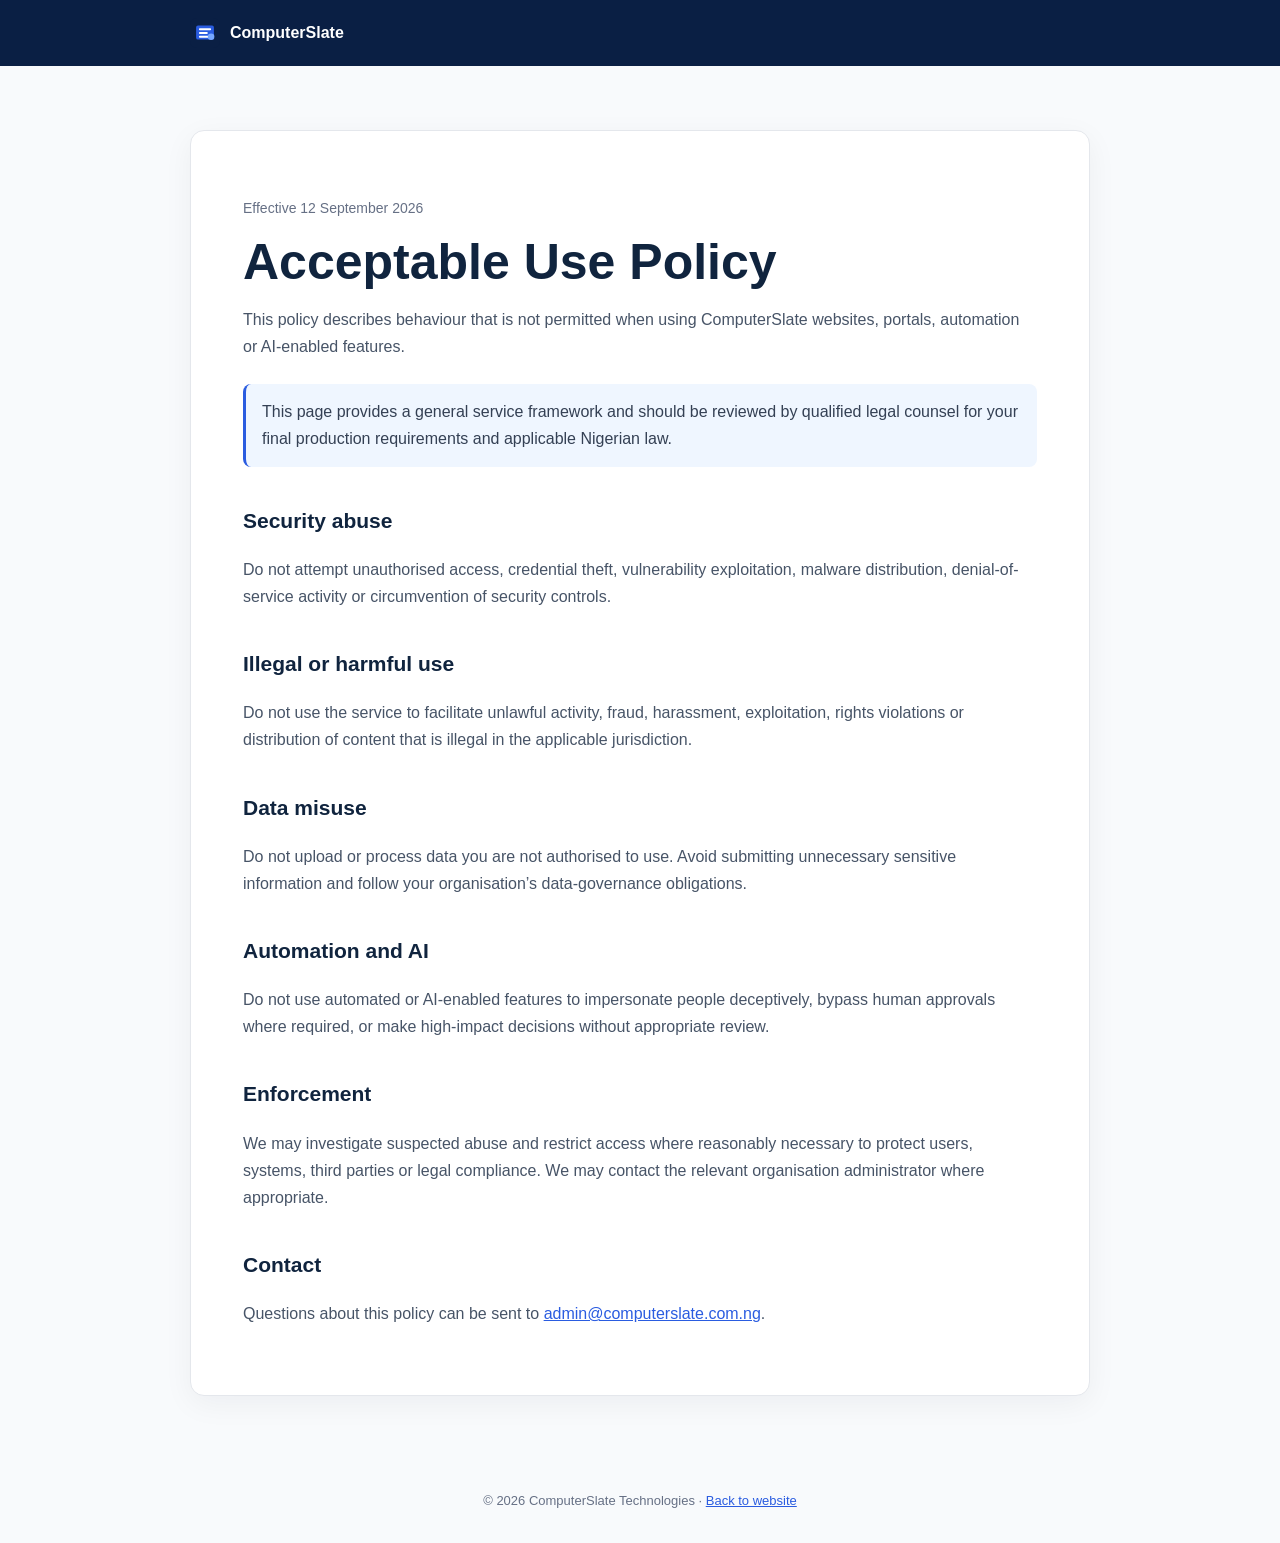
<file: acceptable-use.html>
<!doctype html><html lang="en"><head><meta charset="utf-8"><meta name="viewport" content="width=device-width,initial-scale=1"><title>Acceptable Use Policy | ComputerSlate</title><meta name="description" content="Acceptable Use Policy for ComputerSlate"><meta name="robots" content="index,follow"><style>:root{--navy:#0A1F44;--blue:#2A5CE0;--muted:#667085;--border:#e4e7ec}*{box-sizing:border-box}body{margin:0;font-family:Inter,Arial,sans-serif;color:#172033;background:#f8fafc;line-height:1.7}header{background:var(--navy);color:#fff;padding:18px 0}.wrap{width:min(900px,calc(100% - 32px));margin:auto}.brand{display:flex;align-items:center;gap:10px;color:#fff;text-decoration:none;font-weight:800}.brand svg{width:30px;height:30px}main{padding:64px 0}.paper{background:#fff;border:1px solid var(--border);border-radius:14px;padding:clamp(24px,5vw,52px);box-shadow:0 8px 30px rgba(16,24,40,.05)}h1{font-size:clamp(32px,5vw,50px);line-height:1.1;color:#10243e;margin:0 0 10px}h2{margin-top:36px;color:#10243e;font-size:21px}p{color:#475467}a{color:var(--blue)}.meta{color:var(--muted);font-size:14px}.notice{padding:14px 16px;background:#eff6ff;border-left:3px solid var(--blue);border-radius:8px;color:#344054;margin:24px 0}footer{padding:30px 0;color:var(--muted);font-size:13px;text-align:center}@media(max-width:600px){main{padding:28px 0}.paper{border-radius:10px;padding:24px 20px}}</style></head><body><header><div class="wrap"><a class="brand" href="index.html"><svg viewBox="0 0 64 64" aria-hidden="true" xmlns="http://www.w3.org/2000/svg"><rect width="64" height="64" rx="15" fill="#0A1F44"/><path d="M17 16h30a4 4 0 014 4v22a4 4 0 01-4 4H17a4 4 0 01-4-4V20a4 4 0 014-4Z" fill="#2A5CE0"/><path d="M21 24h22M21 32h15M21 40h18" stroke="#fff" stroke-width="4" stroke-linecap="round"/><circle cx="45" cy="40" r="7" fill="#76A7FF"/></svg><span>ComputerSlate</span></a></div></header><main><div class="wrap"><article class="paper"><p class="meta">Effective 12 September 2026</p><h1>Acceptable Use Policy</h1><p>This policy describes behaviour that is not permitted when using ComputerSlate websites, portals, automation or AI-enabled features.</p><div class="notice">This page provides a general service framework and should be reviewed by qualified legal counsel for your final production requirements and applicable Nigerian law.</div><h2>Security abuse</h2><p>Do not attempt unauthorised access, credential theft, vulnerability exploitation, malware distribution, denial-of-service activity or circumvention of security controls.</p><h2>Illegal or harmful use</h2><p>Do not use the service to facilitate unlawful activity, fraud, harassment, exploitation, rights violations or distribution of content that is illegal in the applicable jurisdiction.</p><h2>Data misuse</h2><p>Do not upload or process data you are not authorised to use. Avoid submitting unnecessary sensitive information and follow your organisation’s data-governance obligations.</p><h2>Automation and AI</h2><p>Do not use automated or AI-enabled features to impersonate people deceptively, bypass human approvals where required, or make high-impact decisions without appropriate review.</p><h2>Enforcement</h2><p>We may investigate suspected abuse and restrict access where reasonably necessary to protect users, systems, third parties or legal compliance. We may contact the relevant organisation administrator where appropriate.</p><h2>Contact</h2><p>Questions about this policy can be sent to <a href="mailto:admin@computerslate.com.ng">admin@computerslate.com.ng</a>.</p></article></div></main><footer><div class="wrap">© 2026 ComputerSlate Technologies · <a href="index.html">Back to website</a></div></footer></body></html>
</file>
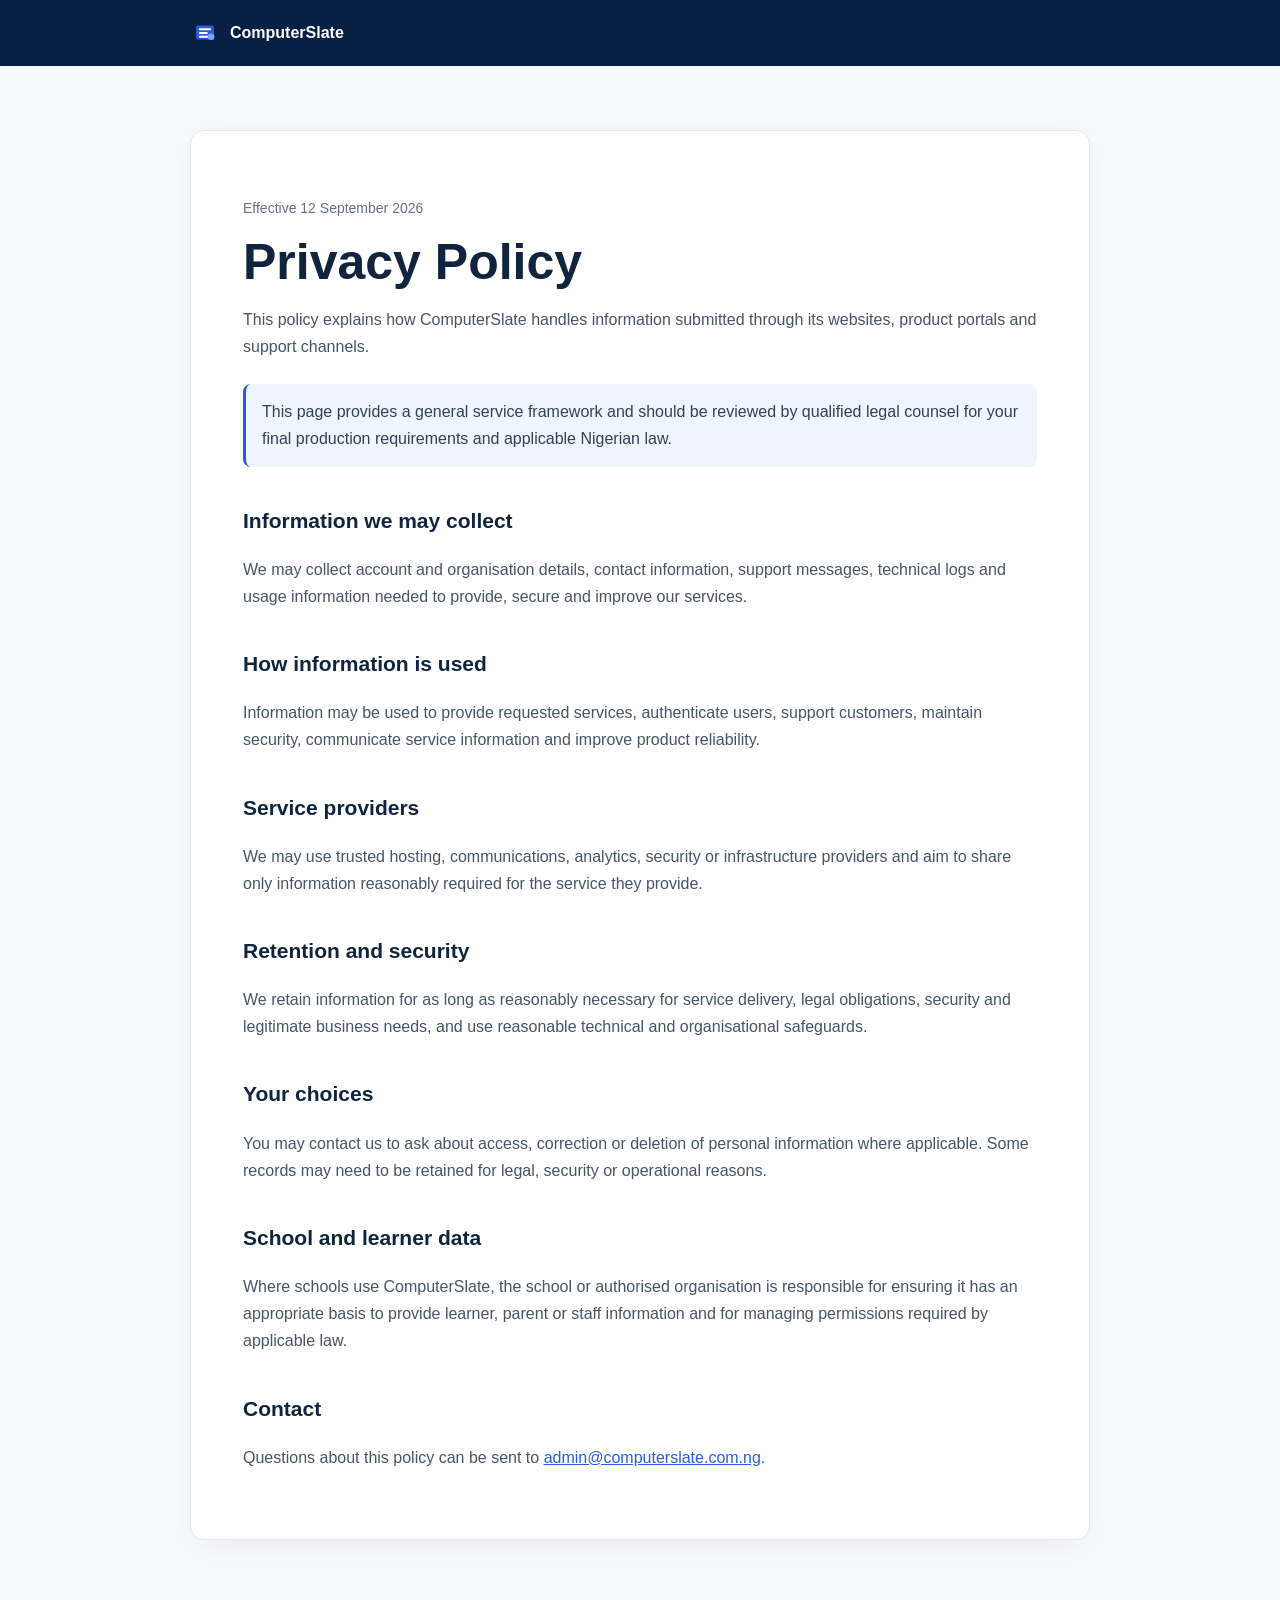
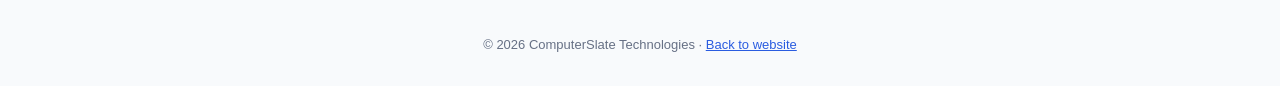
<file: privacy.html>
<!doctype html><html lang="en"><head><meta charset="utf-8"><meta name="viewport" content="width=device-width,initial-scale=1"><title>Privacy Policy | ComputerSlate</title><meta name="description" content="Privacy Policy for ComputerSlate"><meta name="robots" content="index,follow"><style>:root{--navy:#0A1F44;--blue:#2A5CE0;--muted:#667085;--border:#e4e7ec}*{box-sizing:border-box}body{margin:0;font-family:Inter,Arial,sans-serif;color:#172033;background:#f8fafc;line-height:1.7}header{background:var(--navy);color:#fff;padding:18px 0}.wrap{width:min(900px,calc(100% - 32px));margin:auto}.brand{display:flex;align-items:center;gap:10px;color:#fff;text-decoration:none;font-weight:800}.brand svg{width:30px;height:30px}main{padding:64px 0}.paper{background:#fff;border:1px solid var(--border);border-radius:14px;padding:clamp(24px,5vw,52px);box-shadow:0 8px 30px rgba(16,24,40,.05)}h1{font-size:clamp(32px,5vw,50px);line-height:1.1;color:#10243e;margin:0 0 10px}h2{margin-top:36px;color:#10243e;font-size:21px}p{color:#475467}a{color:var(--blue)}.meta{color:var(--muted);font-size:14px}.notice{padding:14px 16px;background:#eff6ff;border-left:3px solid var(--blue);border-radius:8px;color:#344054;margin:24px 0}footer{padding:30px 0;color:var(--muted);font-size:13px;text-align:center}@media(max-width:600px){main{padding:28px 0}.paper{border-radius:10px;padding:24px 20px}}</style></head><body><header><div class="wrap"><a class="brand" href="index.html"><svg viewBox="0 0 64 64" aria-hidden="true" xmlns="http://www.w3.org/2000/svg"><rect width="64" height="64" rx="15" fill="#0A1F44"/><path d="M17 16h30a4 4 0 014 4v22a4 4 0 01-4 4H17a4 4 0 01-4-4V20a4 4 0 014-4Z" fill="#2A5CE0"/><path d="M21 24h22M21 32h15M21 40h18" stroke="#fff" stroke-width="4" stroke-linecap="round"/><circle cx="45" cy="40" r="7" fill="#76A7FF"/></svg><span>ComputerSlate</span></a></div></header><main><div class="wrap"><article class="paper"><p class="meta">Effective 12 September 2026</p><h1>Privacy Policy</h1><p>This policy explains how ComputerSlate handles information submitted through its websites, product portals and support channels.</p><div class="notice">This page provides a general service framework and should be reviewed by qualified legal counsel for your final production requirements and applicable Nigerian law.</div><h2>Information we may collect</h2><p>We may collect account and organisation details, contact information, support messages, technical logs and usage information needed to provide, secure and improve our services.</p><h2>How information is used</h2><p>Information may be used to provide requested services, authenticate users, support customers, maintain security, communicate service information and improve product reliability.</p><h2>Service providers</h2><p>We may use trusted hosting, communications, analytics, security or infrastructure providers and aim to share only information reasonably required for the service they provide.</p><h2>Retention and security</h2><p>We retain information for as long as reasonably necessary for service delivery, legal obligations, security and legitimate business needs, and use reasonable technical and organisational safeguards.</p><h2>Your choices</h2><p>You may contact us to ask about access, correction or deletion of personal information where applicable. Some records may need to be retained for legal, security or operational reasons.</p><h2>School and learner data</h2><p>Where schools use ComputerSlate, the school or authorised organisation is responsible for ensuring it has an appropriate basis to provide learner, parent or staff information and for managing permissions required by applicable law.</p><h2>Contact</h2><p>Questions about this policy can be sent to <a href="mailto:admin@computerslate.com.ng">admin@computerslate.com.ng</a>.</p></article></div></main><footer><div class="wrap">© 2026 ComputerSlate Technologies · <a href="index.html">Back to website</a></div></footer></body></html>
</file>
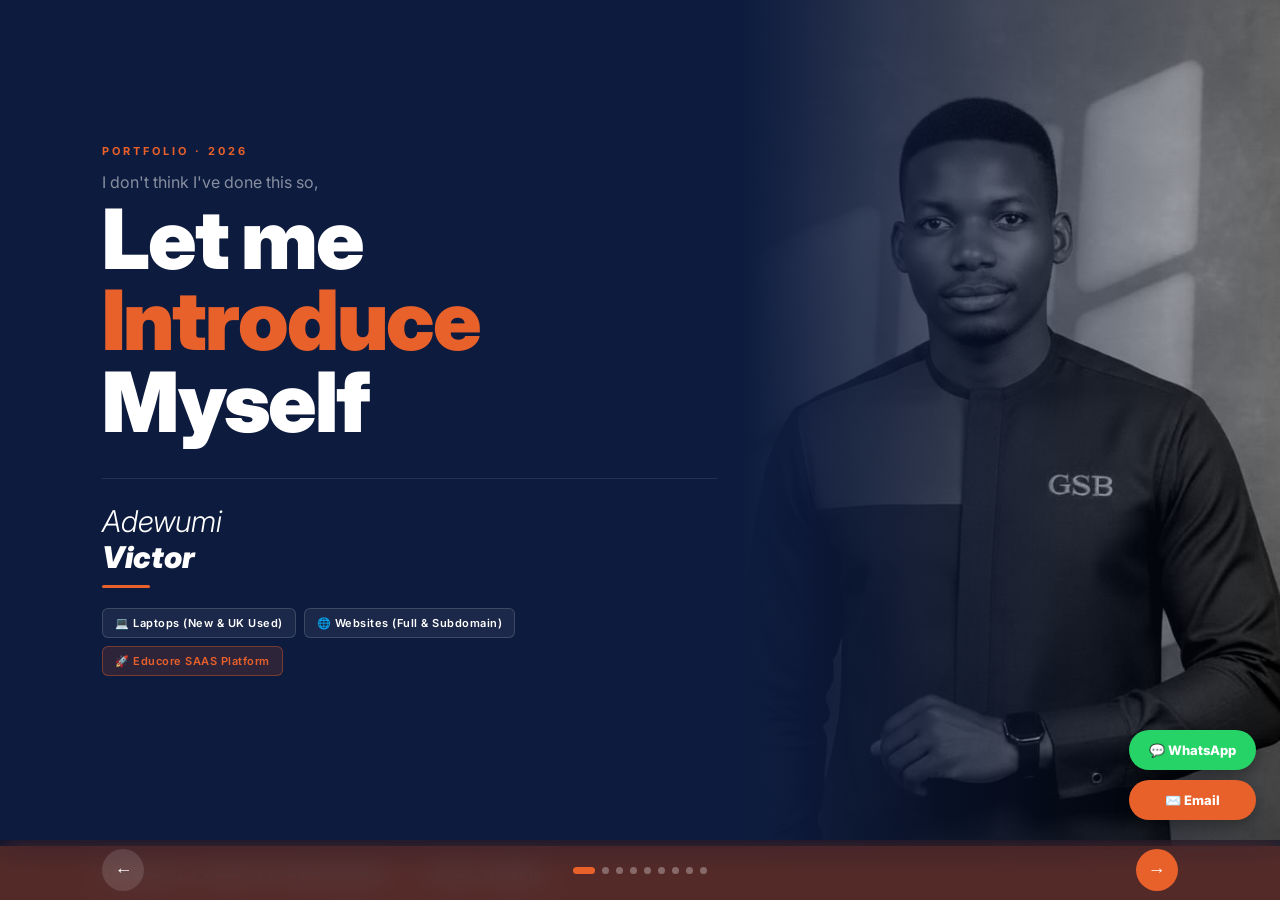
<file: profile.HTML>
<!DOCTYPE html>
<html lang="en">
<head>
<meta charset="UTF-8">
<meta name="viewport" content="width=device-width,initial-scale=1.0">
<title>Adewumi Victor — Portfolio</title>
<!-- PRELOAD IMAGE FOR FASTEST LOADING -->
<link rel="preload" as="image" href="photo.jpg">
<link href="https://fonts.googleapis.com/css2?family=Inter:wght@400;500;700;900&display=swap" rel="stylesheet">
<style>
*{margin:0;padding:0;box-sizing:border-box}
html,body{width:100%;height:100%;overflow:hidden;font-family:'Inter','Segoe UI',sans-serif;background:#0d1b3e}

/* ── CAROUSEL & TRACK ── */
.carousel{width:100vw;height:100vh;overflow:hidden;position:relative}
/* Sleek Out-Quart bezier for the main track slide */
.track{display:flex;height:100%;transition:transform 0.8s cubic-bezier(0.25, 1, 0.5, 1);will-change:transform}
.slide{min-width:100vw;height:100vh;position:relative;overflow:hidden;display:flex;align-items:center;}

/* ── PROFESSIONAL INNER ANIMATIONS ── */
/* Text staggered fade-up */
.sc > * { opacity: 0; transform: translateY(30px); transition: all 0.6s cubic-bezier(0.25, 1, 0.5, 1); }
.slide.active .sc > * { opacity: 1; transform: translateY(0); }
.slide .sc > *:nth-child(1) { transition-delay: 0.1s; }
.slide .sc > *:nth-child(2) { transition-delay: 0.2s; }
.slide .sc > *:nth-child(3) { transition-delay: 0.3s; }
.slide .sc > *:nth-child(4) { transition-delay: 0.4s; }
.slide .sc > *:nth-child(5) { transition-delay: 0.5s; }
.slide .sc > *:nth-child(6) { transition-delay: 0.6s; }

/* Image cinematic fade and zoom */
.ph img { transform: scale(1.15) translateX(20px); opacity: 0; transition: all 1.2s cubic-bezier(0.25, 1, 0.5, 1); display:block; width:100%; height:100%; object-fit:cover; object-position:center top; filter:grayscale(1) contrast(1.08); }
.slide.active .ph img { transform: scale(1) translateX(0); opacity: 1; }

/* Elements inside full-width slides (3 & 8) */
.s3-top > *, .s3-body > *, .s5-top > *, .stats-g > *, .s5-quote { opacity: 0; transform: translateY(20px); transition: all 0.6s cubic-bezier(0.25, 1, 0.5, 1); }
.slide.active .s3-top > * { opacity: 1; transform: translateY(0); }
.slide.active .s3-body > * { opacity: 1; transform: translateY(0); transition-delay: 0.3s; }
.slide.active .s5-top > * { opacity: 1; transform: translateY(0); }
.slide.active .stats-g > * { opacity: 1; transform: translateY(0); transition-delay: 0.3s; }
.slide.active .s5-quote { opacity: 1; transform: translateY(0); transition-delay: 0.5s; }

/* ── PHOTO HALF ── */
.ph{position:absolute;right:0;top:0;width:42%;height:100%;overflow:hidden;pointer-events:none}
.ph::before{content:'';position:absolute;inset:0;z-index:1}
.ph.dark::before{background:linear-gradient(90deg,#0d1b3e 0%,rgba(13,27,62,.4) 55%,transparent 100%)}
.ph.light::before{background:linear-gradient(90deg,#fff 0%,rgba(255,255,255,.4) 55%,transparent 100%)}

/* ── SLIDE CONTENT ── */
.sc{position:relative;z-index:2;padding:0 6% 80px 8%;width:62%;display:flex;flex-direction:column;justify-content:center;height:100%}
.eyebrow{font-size:11px;font-weight:700;letter-spacing:3px;color:#e8602a;text-transform:uppercase;margin-bottom:14px}

/* GLOBAL REUSABLE TYPOGRAPHY FOR SLIDES */
.dark-text h2 {font-size:clamp(28px,4vw,56px);font-weight:900;color:#0d1b3e;line-height:1.1;margin-bottom:18px}
.dark-text p {font-size:clamp(13px,1.3vw,15px);color:#555;line-height:1.9;max-width:420px;margin-bottom:10px}
.light-text h2 {font-size:clamp(28px,4vw,56px);font-weight:900;color:#fff;line-height:1.1;margin-bottom:18px;letter-spacing:-1px}
.light-text p {font-size:clamp(13px,1.3vw,15px);color:rgba(255,255,255,.6);line-height:1.9;max-width:420px;margin-bottom:10px}
h2 em{color:#e8602a;font-style:normal}

/* ═══ FRONT PAGE ═══ */
.s1{background:#0d1b3e}
.s1 .small{font-size:clamp(13px,1.4vw,16px);color:rgba(255,255,255,.5);margin-bottom:6px}
.s1 h1{font-size:clamp(44px,6.5vw,90px);font-weight:900;line-height:.98;color:#fff;letter-spacing:-2px}
.s1 h1 em{color:#e8602a;font-style:normal}
.s1 .sig{margin-top:36px;padding-top:24px;border-top:1px solid rgba(255,255,255,.1)}
.sig-name{font-size:clamp(22px,2.5vw,30px);color:#fff;font-weight:300;font-style:italic;line-height:1.2}
.sig-name b{font-weight:900}
.sig-bar{width:48px;height:3px;background:#e8602a;margin-top:10px;border-radius:2px}

.front-features{display:flex;flex-wrap:wrap;gap:8px;margin-top:20px;max-width:90%}
.ff-item{background:rgba(255,255,255,0.06);border:1px solid rgba(255,255,255,0.15);padding:7px 12px;border-radius:6px;font-size:11px;color:#fff;font-weight:600;letter-spacing:0.5px;}
a.ff-item{text-decoration:none;background:rgba(232,96,42,0.15);border-color:rgba(232,96,42,0.4);color:#e8602a;transition:all 0.2s;}
a.ff-item:hover{background:#e8602a;color:#fff;}

.s1 .footer-bar{position:absolute;bottom:0;left:0;right:0;height:54px;background:#e8602a;z-index:3;display:flex;align-items:center;padding:0 8%;gap:16px}
.s1 .footer-bar span{font-size:12px;font-weight:700;color:#fff;letter-spacing:1.5px;text-transform:uppercase}
.sep{width:5px;height:5px;background:rgba(255,255,255,.45);border-radius:50%}

/* ── TAGS & COMPONENTS ── */
.tags{display:flex;flex-wrap:wrap;gap:8px;margin-top:22px}
.tag{padding:7px 18px;border-radius:30px;font-size:11px;font-weight:700;letter-spacing:.8px;text-transform:uppercase}
.tn{background:#0d1b3e;color:#fff}
.to{background:#e8602a;color:#fff}
.tl{border:2px solid #0d1b3e;color:#0d1b3e}
.tld{border:2px solid rgba(255,255,255,0.2);color:#fff}
.cta-btn{background:#e8602a;border:none;border-radius:12px;padding:clamp(12px,2vh,17px) 24px;color:#fff;font-size:clamp(13px,1.3vw,15px);font-weight:800;letter-spacing:.5px;cursor:pointer;transition:transform .2s,opacity .2s;display:inline-block;text-decoration:none;text-align:center;margin-top:10px}
.cta-btn:hover{transform:translateY(-2px);opacity:.9}

/* ═══ SLIDES SPECIFICS ═══ */
.s2{background:#fff}
.s2 p.note{font-size:12px;color:#aaa;font-style:italic}
.s2 .loc{margin-top:18px;font-size:13px;color:#bbb;display:flex;align-items:center;gap:6px}

/* SLIDE 3 (Graphics - Full width) */
.s3{background:#fff;flex-direction:column;align-items:stretch;justify-content:flex-start}
.s3-top{background:#0d1b3e;padding:clamp(28px,5vh,56px) 8% clamp(20px,3vh,40px)}
.s3-top h2{font-size:clamp(26px,3.5vw,46px);font-weight:900;color:#fff;line-height:1.05}
.s3-top p{font-size:clamp(12px,1.2vw,14px);color:rgba(255,255,255,.55);margin-top:10px;max-width:480px;line-height:1.75}
.s3-body{display:flex;flex:1;flex-direction:column;justify-content:center}
.svc-grid{display:grid;grid-template-columns:repeat(3,1fr);gap:14px;padding:clamp(16px,3vh,36px) 8%}
.svc{background:#f7f7f7;border-radius:14px;padding:20px 16px;border-left:3px solid #e8602a;transition:transform .2s}
.svc:hover{transform:translateY(-3px)}
.svc-ic{font-size:24px;margin-bottom:10px;display:block}
.svc h4{font-size:clamp(12px,1.1vw,14px);font-weight:800;color:#0d1b3e;margin-bottom:5px}
.svc p{font-size:11px;color:#888;line-height:1.6}
.s3-tools{padding:0 8% clamp(16px,3vh,30px);display:flex;gap:8px;flex-wrap:wrap}
.tool{background:#0d1b3e;color:#fff;font-size:11px;font-weight:700;padding:5px 14px;border-radius:6px;letter-spacing:.5px}

/* DEDICATED SLIDES */
.s4{background:#0d1b3e} /* Laptops */
.s5{background:#fff}    /* Websites */
.s6{background:#0d1b3e} /* Educore */
.s7{background:#0d1b3e} /* IT Tech */

/* SKILLS LIST (Used in Tech & Website Slides) */
.skills{display:flex;flex-direction:column}
.sk{padding:15px 0;border-bottom:1px solid rgba(255,255,255,.07);display:flex;gap:14px;align-items:flex-start}
.sk.dark-border{border-bottom:1px solid rgba(0,0,0,.07);}
.sk:last-child{border:none}
.sk-dot{width:8px;height:8px;background:#e8602a;border-radius:50%;margin-top:5px;flex-shrink:0}
.sk h4{font-size:clamp(12px,1.3vw,15px);font-weight:700;color:#fff;margin-bottom:4px}
.sk.dark-border h4{color:#0d1b3e;}
.sk p{font-size:clamp(11px,1vw,13px);color:rgba(255,255,255,.45);line-height:1.65}
.sk.dark-border p{color:#666;}
.certs{margin-top:22px;display:flex;gap:8px;flex-wrap:wrap}
.cb{border:1px solid rgba(232,96,42,.6);color:#e8602a;background:rgba(232,96,42,.08);font-size:11px;font-weight:700;padding:5px 14px;border-radius:6px;letter-spacing:.5px}

/* SLIDE 8 (Stats - Full width) */
.s8{background:#fff;flex-direction:column;align-items:stretch;justify-content:flex-start}
.s5-top{background:#e8602a;padding:clamp(28px,5vh,56px) 8% clamp(20px,3vh,40px);position:relative;overflow:hidden}
.s5-top::after{content:'';position:absolute;right:-60px;top:-60px;width:220px;height:220px;border-radius:50%;background:rgba(255,255,255,.07)}
.s5-top h2{font-size:clamp(26px,3.5vw,46px);font-weight:900;color:#fff;line-height:1.1}
.s5-top p{font-size:13px;color:rgba(255,255,255,.8);margin-top:8px}
.stats-g{display:grid;grid-template-columns:repeat(4,1fr);gap:16px;padding:clamp(20px,4vh,50px) 8%;flex:1}
.stat{text-align:center;background:#f7f7f7;border-radius:16px;padding:clamp(20px,3.5vh,40px) 10px;display:flex;flex-direction:column;align-items:center;justify-content:center}
.num{font-size:clamp(36px,5vw,64px);font-weight:900;color:#0d1b3e;line-height:1}
.num sup{font-size:.52em;color:#e8602a;vertical-align:super;font-weight:900}
.lbl{font-size:clamp(11px,.9vw,13px);color:#999;margin-top:8px;line-height:1.5}
.s5-quote{padding:0 8% clamp(16px,2.5vh,28px);font-size:clamp(12px,1.1vw,14px);color:#888;font-style:italic;line-height:1.85;border-left:3px solid #e8602a;margin-left:8%;padding-left:16px}

/* SLIDE 9 (Contact) */
.s9{background:#0d1b3e}
.ci-list{display:flex;flex-direction:column;gap:10px;margin-bottom:28px}
.ci{display:flex;align-items:center;gap:12px;padding:12px 18px;background:rgba(255,255,255,.05);border:1px solid rgba(255,255,255,.1);border-radius:10px;transition:border-color .2s}
.ci:hover{border-color:#e8602a}
.ci-ic{font-size:17px}
.ci span{font-size:clamp(12px,1.2vw,14px);color:#fff}

/* ── GLOBAL 1-CLICK CONTACT FABs ── */
.fab-container{position:fixed;right:24px;bottom:80px;z-index:500;display:flex;flex-direction:column;gap:10px}
.fab{padding:12px 20px;border-radius:30px;font-size:13px;font-weight:800;color:#fff;text-decoration:none;box-shadow:0 6px 15px rgba(0,0,0,0.3);transition:transform 0.2s, opacity 0.2s;display:flex;align-items:center;justify-content:center;}
.fab.wa{background:#25D366;}
.fab.em{background:#e8602a;}
.fab:hover{transform:translateY(-3px);}

/* ── NAVIGATION ── */
.nav{position:fixed;bottom:0;left:0;right:0;z-index:200;height:60px;display:flex;align-items:center;justify-content:space-between;padding:0 8%;background:rgba(5,14,40,.65);backdrop-filter:blur(14px);-webkit-backdrop-filter:blur(14px)}
.nbtn{width:42px;height:42px;border-radius:50%;border:none;cursor:pointer;display:flex;align-items:center;justify-content:center;font-size:18px;font-weight:700;transition:all .2s}
.nbtn.prev{background:rgba(255,255,255,.12);color:#fff}
.nbtn.next{background:#e8602a;color:#fff}
.dots{display:flex;gap:7px;align-items:center}
.dot{width:7px;height:7px;border-radius:10px;background:rgba(255,255,255,.3);transition:all .3s;cursor:pointer;border:none;padding:0}
.dot.on{width:22px;background:#e8602a}

/* ── PROGRESS BAR ── */
.prog{position:fixed;top:0;left:0;height:3px;background:#e8602a;transition:width .55s cubic-bezier(.4,0,.2,1);z-index:300}
</style>
</head>
<body>

<div class="prog" id="prog"></div>

<!-- 1-CLICK GLOBAL CONTACT -->
<div class="fab-container">
  <a href="https://wa.me/2348103402263" target="_blank" class="fab wa">💬 WhatsApp</a>
  <a href="mailto:adevictoraiden@gmail.com" class="fab em">✉️ Email</a>
</div>

<div class="carousel">
<div class="track" id="track">

  <!-- ══ SLIDE 1: INTRO ══ -->
  <div class="slide s1">
    <div class="sc">
      <div class="eyebrow">Portfolio · 2026</div>
      <p class="small">I don't think I've done this so,</p>
      <h1>Let me<br><em>Introduce</em><br>Myself</h1>
      <div class="sig">
        <div class="sig-name">Adewumi<br><b>Victor</b></div>
        <div class="sig-bar"></div>
      </div>
      <div class="front-features">
        <span class="ff-item">💻 Laptops (New & UK Used)</span>
        <span class="ff-item">🌐 Websites (Full & Subdomain)</span>
        <a href="https://educore.is-great.org/" target="_blank" class="ff-item link">🚀 Educore SAAS Platform</a>
      </div>
    </div>
    <div class="ph dark">
      <img src="photo.jpg" alt="Adewumi Victor" fetchpriority="high" decoding="async">
    </div>
    <div class="footer-bar">
      <span>Technical &amp; Creative Professional</span>
      <div class="sep"></div>
      <span>Lagos, Nigeria</span>
    </div>
  </div>

  <!-- ══ SLIDE 2: ABOUT ══ -->
  <div class="slide s2">
    <div class="sc dark-text">
      <div class="eyebrow">About Me</div>
      <h2>My name is<br>Adewumi Victor.</h2>
      <p>I am a versatile <strong>Technical &amp; Creative Professional</strong> with over 9 years of combined experience.</p>
      <p>I bridge the gap between enterprise IT, cloud solutions, and powerful visual design — all under one roof.</p>
      <p class="note">(Yes, I wear many hats — and I'm proud of every one.)</p>
      <div class="tags">
        <span class="tag tn">IT Systems</span>
        <span class="tag to">Cloud</span>
        <span class="tag tl">Graphic Design</span>
        <span class="tag tn">Instructor</span>
      </div>
      <p class="loc">📍 Lagos, Nigeria</p>
    </div>
    <div class="ph light">
      <img src="photo.jpg" alt="Adewumi Victor" loading="lazy">
    </div>
  </div>

  <!-- ══ SLIDE 3: GRAPHICS & GENERAL (Full Width) ══ -->
  <div class="slide s3">
    <div class="s3-top">
      <h2>I am a <em>Graphics Designer</em></h2>
      <p>Helping brands communicate clearly and confidently through intentional, strategy-led visuals — not just aesthetically pleasing designs, but ones that convert.</p>
    </div>
    <div class="s3-body">
      <div class="svc-grid">
        <div class="svc"><span class="svc-ic">🎨</span><h4>Graphix</h4><p>Logos, fliers, banner, visual systems &amp; corporate profiles</p></div>
        <div class="svc"><span class="svc-ic">📱</span><h4>Social Media</h4><p>Campaigns, posts &amp; digital marketing</p></div>
        <div class="svc"><span class="svc-ic">🖨💻</span><h4>Software Installation</h4><p>Install software (Microsoft, Photoshop, etc.), update/backup PC, fix issues.</p></div>
      </div>
      <div class="s3-tools">
        <span class="tool">CorelDRAW Advanced</span>
        <span class="tool">Adobe Photoshop</span>
        <span class="tool">ISC Certified</span>
        <span class="tool">200+ Projects</span>
      </div>
    </div>
  </div>

  <!-- ══ SLIDE 4: LAPTOPS (Dedicated) ══ -->
  <div class="slide s4">
    <div class="sc light-text">
      <div class="eyebrow">Hardware Solutions</div>
      <h2>Premium Laptops<br><em>New &amp; UK Used.</em></h2>
      <p>I am selling laptops. Providing high-performance, durable, and affordable computing machines tailored for individuals, students, and enterprise environments.</p>
      <div class="tags">
        <span class="tag tn">Brand New</span>
        <span class="tag to">Pristine UK Used</span>
        <span class="tag tld">Mac &amp; PC</span>
        <span class="tag tn">Guaranteed</span>
      </div>
    </div>
    <div class="ph dark">
      <img src="photo.jpg" alt="Laptops" loading="lazy">
    </div>
  </div>

  <!-- ══ SLIDE 5: WEBSITES (Dedicated) ══ -->
  <div class="slide s5">
    <div class="sc dark-text">
      <div class="eyebrow">Web Development</div>
      <h2>I Build Websites<br><em>Full &amp; Subdomains.</em></h2>
      <p>Crafting professional, secure, and highly responsive websites. I build digital experiences that elevate your brand and engage your audience.</p>
      <div class="skills" style="margin-top:15px">
        <div class="sk dark-border"><div class="sk-dot"></div><div><h4>Full Domain Architecture</h4><p>End-to-end domain registration, hosting setup, custom development, and SSL security.</p></div></div>
        <div class="sk dark-border"><div class="sk-dot"></div><div><h4>Subdomain Platforms</h4><p>Targeted staging, blogs, and isolated functional environments built right under your main brand.</p></div></div>
      </div>
    </div>
    <div class="ph light">
      <img src="photo.jpg" alt="Websites" loading="lazy">
    </div>
  </div>

  <!-- ══ SLIDE 6: EDUCORE SAAS (Dedicated) ══ -->
  <div class="slide s6">
    <div class="sc light-text">
      <div class="eyebrow">SAAS Product</div>
      <h2>Educore<br><em>Platform.</em></h2>
      <p>I have built and currently manage a comprehensive Software-as-a-Service (SAAS) platform designed to streamline and revolutionize educational management.</p>
      <p>Seamless, secure, and infinitely scalable.</p>
      <a href="https://educore.is-great.org/" target="_blank" class="cta-btn">Visit Educore Now</a>
    </div>
    <div class="ph dark">
      <img src="photo.jpg" alt="Educore SAAS" loading="lazy">
    </div>
  </div>

  <!-- ══ SLIDE 7: TECH / IT INFRASTRUCTURE ══ -->
  <div class="slide s7">
    <div class="sc light-text">
      <div class="eyebrow">What I Also Do</div>
      <h2>Tech is my<br><em>other language</em></h2>
      <div class="skills">
        <div class="sk"><div class="sk-dot"></div><div><h4>IT Infrastructure &amp; Security</h4><p>FortiGate Firewall/VPN, Active Directory &amp; IAM, Windows &amp; Linux admin, network security &amp; remote access.</p></div></div>
        <div class="sk"><div class="sk-dot"></div><div><h4>Cloud &amp; Automation</h4><p>AWS (EC2, IAM, website deployments), n8n &amp; Zapier workflows, API-based integrations at enterprise scale.</p></div></div>
        <div class="sk"><div class="sk-dot"></div><div><h4>Training &amp; Instruction</h4><p>Structured curriculum design, project-based learning, live &amp; remote classroom delivery for 300+ students.</p></div></div>
      </div>
      <div class="certs">
        <span class="cb">Fortinet NSE 1</span>
        <span class="cb">Fortinet NSE 2</span>
        <span class="cb">ISC Design</span>
      </div>
    </div>
    <div class="ph dark">
      <img src="photo.jpg" alt="IT Infrastructure" loading="lazy">
    </div>
  </div>

  <!-- ══ SLIDE 8: NUMBERS (Full Width) ══ -->
  <div class="slide s8">
    <div class="s5-top">
      <h2>Numbers That Speak for Me</h2>
      <p>Real results. Real impact. Real experience.</p>
    </div>
    <div class="stats-g">
      <div class="stat"><div class="num">9<sup>+</sup></div><div class="lbl">Years of<br>Experience</div></div>
      <div class="stat"><div class="num">300<sup>+</sup></div><div class="lbl">Students<br>Trained</div></div>
      <div class="stat"><div class="num">20<sup>+</sup></div><div class="lbl">SMB Clients<br>Served</div></div>
      <div class="stat"><div class="num">10<sup>+</sup></div><div class="lbl">Skills<br>Mastered</div></div>
    </div>
    <div class="s5-quote">"Renowned for translating complex technical concepts into practical, project-based outcomes — trained across both physical and online sessions."</div>
  </div>

  <!-- ══ SLIDE 9: CONTACT ══ -->
  <div class="slide s9">
    <div class="sc light-text">
      <div class="eyebrow">Let's Work Together</div>
      <h2>Your Brand &amp; Tech<br>Deserves <em>More!</em></h2>
      <p>More than just another professional — someone who bridges creativity and technology to deliver real, lasting results for your business or brand.</p>
      <div class="ci-list">
        <div class="ci"><span class="ci-ic">✉️</span><span>adevictoraiden@gmail.com</span></div>
        <div class="ci"><span class="ci-ic">📞</span><span>+234 810 340 2263</span></div>
        <div class="ci"><span class="ci-ic">📍</span><span>Lagos, Nigeria</span></div>
      </div>
      <div style="display:flex;gap:12px;flex-wrap:wrap">
        <a href="https://wa.me/2348103402263" target="_blank" class="cta-btn" style="background:#25D366">Message via WhatsApp</a>
        <a href="mailto:adevictoraiden@gmail.com" class="cta-btn">Send an Email</a>
      </div>
    </div>
    <div class="ph dark">
      <img src="photo.jpg" alt="Contact Victor" loading="lazy">
    </div>
  </div>

</div>
</div>

<!-- ── NAV ── -->
<div class="nav">
  <button class="nbtn prev" id="prevBtn" onclick="go(-1)">&#8592;</button>
  <div class="dots" id="dots"></div>
  <button class="nbtn next" id="nextBtn" onclick="go(1)">&#8594;</button>
</div>

<script>
const N = 9; // Updated Slide count
let cur = 0, sx = 0;
const track = document.getElementById('track');
const dotsEl = document.getElementById('dots');
const prog = document.getElementById('prog');
const slides = document.querySelectorAll('.slide');

const W = () => document.querySelector('.slide').offsetWidth;

// Create Navigation Dots
for(let i=0; i<N; i++){
  const d = document.createElement('button');
  d.className = 'dot' + (i === 0 ? ' on' : '');
  d.setAttribute('aria-label', 'Slide ' + (i+1));
  d.onclick = () => { 
    handleUserInteraction(); 
    cur = i; 
    render(); 
  };
  dotsEl.appendChild(d);
}

function render(){
  // Move track
  track.style.transform = `translateX(-${cur * W()}px)`;
  
  // Update Dots
  document.querySelectorAll('.dot').forEach((d, i) => d.classList.toggle('on', i === cur));
  
  // Professional Animation: Toggle Active Class
  slides.forEach((s, i) => {
    if(i === cur) {
        s.classList.add('active');
    } else {
        s.classList.remove('active');
    }
  });

  // Progress Bar
  prog.style.width = ((cur / (N - 1)) * 100) + '%';
}

// Slider Function
function go(d, isAuto = false){
  if(!isAuto) handleUserInteraction();
  
  cur = cur + d;
  
  // Infinite Loop
  if(cur >= N) cur = 0; 
  if(cur < 0) cur = N - 1;

  render();
}

// ---- SMART AUTO-PLAY LOGIC ----
let autoPlayInterval;
let idleTimeout;

function startAutoPlay() {
  clearInterval(autoPlayInterval);
  autoPlayInterval = setInterval(() => { 
    go(1, true); 
  }, 5000); // 5 Seconds to switch
}

function handleUserInteraction() {
  // Stop auto-sliding immediately upon interaction
  clearInterval(autoPlayInterval);
  
  // Reset Idle Timer: If user does nothing for 6 seconds, resume Auto-Play
  clearTimeout(idleTimeout);
  idleTimeout = setTimeout(() => {
    startAutoPlay();
  }, 6000);
}

// Listen for user interactions (mouse move, click, touch, scroll)
['touchstart', 'mousemove', 'click', 'keydown', 'wheel'].forEach(evt => {
  document.addEventListener(evt, handleUserInteraction, {passive: true});
});

// Start initially
startAutoPlay();

// Window Resize & Keyboard Logic
window.addEventListener('resize', render);
document.addEventListener('keydown', e => {
  if(e.key === 'ArrowRight') go(1);
  if(e.key === 'ArrowLeft') go(-1);
});

// Swipe Logic
document.addEventListener('touchstart', e => sx = e.touches[0].clientX, {passive: true});
document.addEventListener('touchend', e => {
  const dx = sx - e.changedTouches[0].clientX;
  if(Math.abs(dx) > 50) go(dx > 0 ? 1 : -1);
}, {passive: true});

// Initial Render
render();
</script>
</body>
</html>
</file>
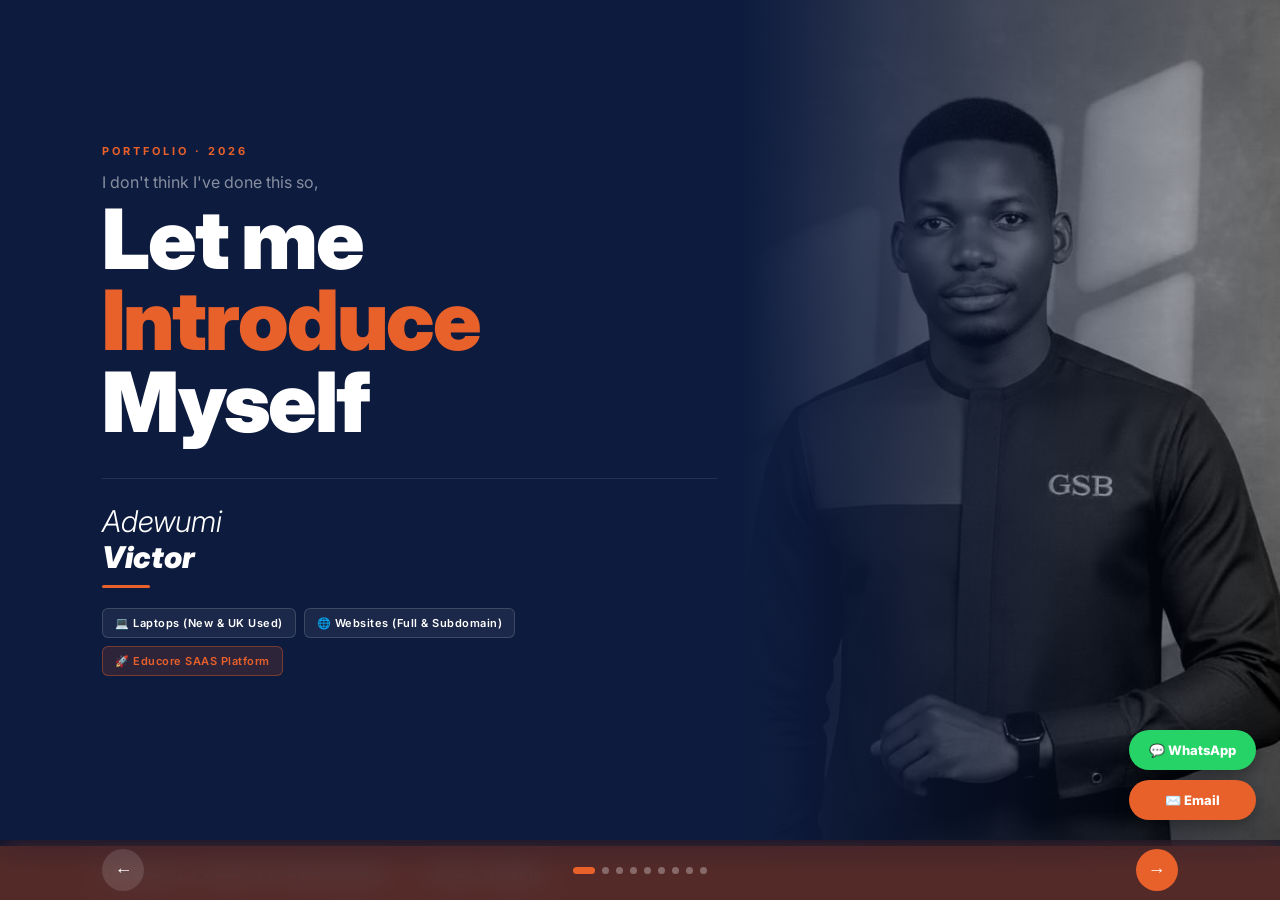
<file: profile.html>
<!DOCTYPE html>
<html lang="en">
<head>
<meta charset="UTF-8">
<meta name="viewport" content="width=device-width,initial-scale=1.0">
<title>Adewumi Victor — Portfolio</title>
<link rel="icon" type="image/svg+xml" href="/computerslate-icon.svg">
<link rel="shortcut icon" href="/computerslate-icon.svg">
<link rel="apple-touch-icon" href="/computerslate-icon.svg">
<!-- PRELOAD IMAGE FOR FASTEST LOADING -->
<link rel="preload" as="image" href="photo.jpg">
<link href="https://fonts.googleapis.com/css2?family=Inter:wght@400;500;700;900&display=swap" rel="stylesheet">
<style>
*{margin:0;padding:0;box-sizing:border-box}
html,body{width:100%;height:100%;overflow:hidden;font-family:'Inter','Segoe UI',sans-serif;background:#0d1b3e}

/* ── CAROUSEL & TRACK ── */
.carousel{width:100vw;height:100vh;overflow:hidden;position:relative}
/* Sleek Out-Quart bezier for the main track slide */
.track{display:flex;height:100%;transition:transform 0.8s cubic-bezier(0.25, 1, 0.5, 1);will-change:transform}
.slide{min-width:100vw;height:100vh;position:relative;overflow:hidden;display:flex;align-items:center;}

/* ── PROFESSIONAL INNER ANIMATIONS ── */
/* Text staggered fade-up */
.sc > * { opacity: 0; transform: translateY(30px); transition: all 0.6s cubic-bezier(0.25, 1, 0.5, 1); }
.slide.active .sc > * { opacity: 1; transform: translateY(0); }
.slide .sc > *:nth-child(1) { transition-delay: 0.1s; }
.slide .sc > *:nth-child(2) { transition-delay: 0.2s; }
.slide .sc > *:nth-child(3) { transition-delay: 0.3s; }
.slide .sc > *:nth-child(4) { transition-delay: 0.4s; }
.slide .sc > *:nth-child(5) { transition-delay: 0.5s; }
.slide .sc > *:nth-child(6) { transition-delay: 0.6s; }

/* Image cinematic fade and zoom */
.ph img { transform: scale(1.15) translateX(20px); opacity: 0; transition: all 1.2s cubic-bezier(0.25, 1, 0.5, 1); display:block; width:100%; height:100%; object-fit:cover; object-position:center top; filter:grayscale(1) contrast(1.08); }
.slide.active .ph img { transform: scale(1) translateX(0); opacity: 1; }

/* Elements inside full-width slides (3 & 8) */
.s3-top > *, .s3-body > *, .s5-top > *, .stats-g > *, .s5-quote { opacity: 0; transform: translateY(20px); transition: all 0.6s cubic-bezier(0.25, 1, 0.5, 1); }
.slide.active .s3-top > * { opacity: 1; transform: translateY(0); }
.slide.active .s3-body > * { opacity: 1; transform: translateY(0); transition-delay: 0.3s; }
.slide.active .s5-top > * { opacity: 1; transform: translateY(0); }
.slide.active .stats-g > * { opacity: 1; transform: translateY(0); transition-delay: 0.3s; }
.slide.active .s5-quote { opacity: 1; transform: translateY(0); transition-delay: 0.5s; }

/* ── PHOTO HALF ── */
.ph{position:absolute;right:0;top:0;width:42%;height:100%;overflow:hidden;pointer-events:none}
.ph::before{content:'';position:absolute;inset:0;z-index:1}
.ph.dark::before{background:linear-gradient(90deg,#0d1b3e 0%,rgba(13,27,62,.4) 55%,transparent 100%)}
.ph.light::before{background:linear-gradient(90deg,#fff 0%,rgba(255,255,255,.4) 55%,transparent 100%)}

/* ── SLIDE CONTENT ── */
.sc{position:relative;z-index:2;padding:0 6% 80px 8%;width:62%;display:flex;flex-direction:column;justify-content:center;height:100%}
.eyebrow{font-size:11px;font-weight:700;letter-spacing:3px;color:#e8602a;text-transform:uppercase;margin-bottom:14px}

/* GLOBAL REUSABLE TYPOGRAPHY FOR SLIDES */
.dark-text h2 {font-size:clamp(28px,4vw,56px);font-weight:900;color:#0d1b3e;line-height:1.1;margin-bottom:18px}
.dark-text p {font-size:clamp(13px,1.3vw,15px);color:#555;line-height:1.9;max-width:420px;margin-bottom:10px}
.light-text h2 {font-size:clamp(28px,4vw,56px);font-weight:900;color:#fff;line-height:1.1;margin-bottom:18px;letter-spacing:-1px}
.light-text p {font-size:clamp(13px,1.3vw,15px);color:rgba(255,255,255,.6);line-height:1.9;max-width:420px;margin-bottom:10px}
h2 em{color:#e8602a;font-style:normal}

/* ═══ FRONT PAGE ═══ */
.s1{background:#0d1b3e}
.s1 .small{font-size:clamp(13px,1.4vw,16px);color:rgba(255,255,255,.5);margin-bottom:6px}
.s1 h1{font-size:clamp(44px,6.5vw,90px);font-weight:900;line-height:.98;color:#fff;letter-spacing:-2px}
.s1 h1 em{color:#e8602a;font-style:normal}
.s1 .sig{margin-top:36px;padding-top:24px;border-top:1px solid rgba(255,255,255,.1)}
.sig-name{font-size:clamp(22px,2.5vw,30px);color:#fff;font-weight:300;font-style:italic;line-height:1.2}
.sig-name b{font-weight:900}
.sig-bar{width:48px;height:3px;background:#e8602a;margin-top:10px;border-radius:2px}

.front-features{display:flex;flex-wrap:wrap;gap:8px;margin-top:20px;max-width:90%}
.ff-item{background:rgba(255,255,255,0.06);border:1px solid rgba(255,255,255,0.15);padding:7px 12px;border-radius:6px;font-size:11px;color:#fff;font-weight:600;letter-spacing:0.5px;}
a.ff-item{text-decoration:none;background:rgba(232,96,42,0.15);border-color:rgba(232,96,42,0.4);color:#e8602a;transition:all 0.2s;}
a.ff-item:hover{background:#e8602a;color:#fff;}

.s1 .footer-bar{position:absolute;bottom:0;left:0;right:0;height:54px;background:#e8602a;z-index:3;display:flex;align-items:center;padding:0 8%;gap:16px}
.s1 .footer-bar span{font-size:12px;font-weight:700;color:#fff;letter-spacing:1.5px;text-transform:uppercase}
.sep{width:5px;height:5px;background:rgba(255,255,255,.45);border-radius:50%}

/* ── TAGS & COMPONENTS ── */
.tags{display:flex;flex-wrap:wrap;gap:8px;margin-top:22px}
.tag{padding:7px 18px;border-radius:30px;font-size:11px;font-weight:700;letter-spacing:.8px;text-transform:uppercase}
.tn{background:#0d1b3e;color:#fff}
.to{background:#e8602a;color:#fff}
.tl{border:2px solid #0d1b3e;color:#0d1b3e}
.tld{border:2px solid rgba(255,255,255,0.2);color:#fff}
.cta-btn{background:#e8602a;border:none;border-radius:12px;padding:clamp(12px,2vh,17px) 24px;color:#fff;font-size:clamp(13px,1.3vw,15px);font-weight:800;letter-spacing:.5px;cursor:pointer;transition:transform .2s,opacity .2s;display:inline-block;text-decoration:none;text-align:center;margin-top:10px}
.cta-btn:hover{transform:translateY(-2px);opacity:.9}

/* ═══ SLIDES SPECIFICS ═══ */
.s2{background:#fff}
.s2 p.note{font-size:12px;color:#aaa;font-style:italic}
.s2 .loc{margin-top:18px;font-size:13px;color:#bbb;display:flex;align-items:center;gap:6px}

/* SLIDE 3 (Graphics - Full width) */
.s3{background:#fff;flex-direction:column;align-items:stretch;justify-content:flex-start}
.s3-top{background:#0d1b3e;padding:clamp(28px,5vh,56px) 8% clamp(20px,3vh,40px)}
.s3-top h2{font-size:clamp(26px,3.5vw,46px);font-weight:900;color:#fff;line-height:1.05}
.s3-top p{font-size:clamp(12px,1.2vw,14px);color:rgba(255,255,255,.55);margin-top:10px;max-width:480px;line-height:1.75}
.s3-body{display:flex;flex:1;flex-direction:column;justify-content:center}
.svc-grid{display:grid;grid-template-columns:repeat(3,1fr);gap:14px;padding:clamp(16px,3vh,36px) 8%}
.svc{background:#f7f7f7;border-radius:14px;padding:20px 16px;border-left:3px solid #e8602a;transition:transform .2s}
.svc:hover{transform:translateY(-3px)}
.svc-ic{font-size:24px;margin-bottom:10px;display:block}
.svc h4{font-size:clamp(12px,1.1vw,14px);font-weight:800;color:#0d1b3e;margin-bottom:5px}
.svc p{font-size:11px;color:#888;line-height:1.6}
.s3-tools{padding:0 8% clamp(16px,3vh,30px);display:flex;gap:8px;flex-wrap:wrap}
.tool{background:#0d1b3e;color:#fff;font-size:11px;font-weight:700;padding:5px 14px;border-radius:6px;letter-spacing:.5px}

/* DEDICATED SLIDES */
.s4{background:#0d1b3e} /* Laptops */
.s5{background:#fff}    /* Websites */
.s6{background:#0d1b3e} /* Educore */
.s7{background:#0d1b3e} /* IT Tech */

/* SKILLS LIST (Used in Tech & Website Slides) */
.skills{display:flex;flex-direction:column}
.sk{padding:15px 0;border-bottom:1px solid rgba(255,255,255,.07);display:flex;gap:14px;align-items:flex-start}
.sk.dark-border{border-bottom:1px solid rgba(0,0,0,.07);}
.sk:last-child{border:none}
.sk-dot{width:8px;height:8px;background:#e8602a;border-radius:50%;margin-top:5px;flex-shrink:0}
.sk h4{font-size:clamp(12px,1.3vw,15px);font-weight:700;color:#fff;margin-bottom:4px}
.sk.dark-border h4{color:#0d1b3e;}
.sk p{font-size:clamp(11px,1vw,13px);color:rgba(255,255,255,.45);line-height:1.65}
.sk.dark-border p{color:#666;}
.certs{margin-top:22px;display:flex;gap:8px;flex-wrap:wrap}
.cb{border:1px solid rgba(232,96,42,.6);color:#e8602a;background:rgba(232,96,42,.08);font-size:11px;font-weight:700;padding:5px 14px;border-radius:6px;letter-spacing:.5px}

/* SLIDE 8 (Stats - Full width) */
.s8{background:#fff;flex-direction:column;align-items:stretch;justify-content:flex-start}
.s5-top{background:#e8602a;padding:clamp(28px,5vh,56px) 8% clamp(20px,3vh,40px);position:relative;overflow:hidden}
.s5-top::after{content:'';position:absolute;right:-60px;top:-60px;width:220px;height:220px;border-radius:50%;background:rgba(255,255,255,.07)}
.s5-top h2{font-size:clamp(26px,3.5vw,46px);font-weight:900;color:#fff;line-height:1.1}
.s5-top p{font-size:13px;color:rgba(255,255,255,.8);margin-top:8px}
.stats-g{display:grid;grid-template-columns:repeat(4,1fr);gap:16px;padding:clamp(20px,4vh,50px) 8%;flex:1}
.stat{text-align:center;background:#f7f7f7;border-radius:16px;padding:clamp(20px,3.5vh,40px) 10px;display:flex;flex-direction:column;align-items:center;justify-content:center}
.num{font-size:clamp(36px,5vw,64px);font-weight:900;color:#0d1b3e;line-height:1}
.num sup{font-size:.52em;color:#e8602a;vertical-align:super;font-weight:900}
.lbl{font-size:clamp(11px,.9vw,13px);color:#999;margin-top:8px;line-height:1.5}
.s5-quote{padding:0 8% clamp(16px,2.5vh,28px);font-size:clamp(12px,1.1vw,14px);color:#888;font-style:italic;line-height:1.85;border-left:3px solid #e8602a;margin-left:8%;padding-left:16px}

/* SLIDE 9 (Contact) */
.s9{background:#0d1b3e}
.ci-list{display:flex;flex-direction:column;gap:10px;margin-bottom:28px}
.ci{display:flex;align-items:center;gap:12px;padding:12px 18px;background:rgba(255,255,255,.05);border:1px solid rgba(255,255,255,.1);border-radius:10px;transition:border-color .2s}
.ci:hover{border-color:#e8602a}
.ci-ic{font-size:17px}
.ci span{font-size:clamp(12px,1.2vw,14px);color:#fff}

/* ── GLOBAL 1-CLICK CONTACT FABs ── */
.fab-container{position:fixed;right:24px;bottom:80px;z-index:500;display:flex;flex-direction:column;gap:10px}
.fab{padding:12px 20px;border-radius:30px;font-size:13px;font-weight:800;color:#fff;text-decoration:none;box-shadow:0 6px 15px rgba(0,0,0,0.3);transition:transform 0.2s, opacity 0.2s;display:flex;align-items:center;justify-content:center;}
.fab.wa{background:#25D366;}
.fab.em{background:#e8602a;}
.fab:hover{transform:translateY(-3px);}

/* ── NAVIGATION ── */
.nav{position:fixed;bottom:0;left:0;right:0;z-index:200;height:60px;display:flex;align-items:center;justify-content:space-between;padding:0 8%;background:rgba(5,14,40,.65);backdrop-filter:blur(14px);-webkit-backdrop-filter:blur(14px)}
.nbtn{width:42px;height:42px;border-radius:50%;border:none;cursor:pointer;display:flex;align-items:center;justify-content:center;font-size:18px;font-weight:700;transition:all .2s}
.nbtn.prev{background:rgba(255,255,255,.12);color:#fff}
.nbtn.next{background:#e8602a;color:#fff}
.dots{display:flex;gap:7px;align-items:center}
.dot{width:7px;height:7px;border-radius:10px;background:rgba(255,255,255,.3);transition:all .3s;cursor:pointer;border:none;padding:0}
.dot.on{width:22px;background:#e8602a}

/* ── PROGRESS BAR ── */
.prog{position:fixed;top:0;left:0;height:3px;background:#e8602a;transition:width .55s cubic-bezier(.4,0,.2,1);z-index:300}
</style>
</head>
<body>

<div class="prog" id="prog"></div>

<!-- 1-CLICK GLOBAL CONTACT -->
<div class="fab-container">
  <a href="https://wa.me/2348103402263" target="_blank" class="fab wa">💬 WhatsApp</a>
  <a href="mailto:adevictoraiden@gmail.com" class="fab em">✉️ Email</a>
</div>

<div class="carousel">
<div class="track" id="track">

  <!-- ══ SLIDE 1: INTRO ══ -->
  <div class="slide s1">
    <div class="sc">
      <div class="eyebrow">Portfolio · 2026</div>
      <p class="small">I don't think I've done this so,</p>
      <h1>Let me<br><em>Introduce</em><br>Myself</h1>
      <div class="sig">
        <div class="sig-name">Adewumi<br><b>Victor</b></div>
        <div class="sig-bar"></div>
      </div>
      <div class="front-features">
        <span class="ff-item">💻 Laptops (New & UK Used)</span>
        <span class="ff-item">🌐 Websites (Full & Subdomain)</span>
        <a href="https://educore.is-great.org/" target="_blank" class="ff-item link">🚀 Educore SAAS Platform</a>
      </div>
    </div>
    <div class="ph dark">
      <img src="photo.jpg" alt="Adewumi Victor" fetchpriority="high" decoding="async">
    </div>
    <div class="footer-bar">
      <span>Technical &amp; Creative Professional</span>
      <div class="sep"></div>
      <span>Lagos, Nigeria</span>
    </div>
  </div>

  <!-- ══ SLIDE 2: ABOUT ══ -->
  <div class="slide s2">
    <div class="sc dark-text">
      <div class="eyebrow">About Me</div>
      <h2>My name is<br>Adewumi Victor.</h2>
      <p>I am a versatile <strong>Technical &amp; Creative Professional</strong> with over 9 years of combined experience.</p>
      <p>I bridge the gap between enterprise IT, cloud solutions, and powerful visual design — all under one roof.</p>
      <p class="note">(Yes, I wear many hats — and I'm proud of every one.)</p>
      <div class="tags">
        <span class="tag tn">IT Systems</span>
        <span class="tag to">Cloud</span>
        <span class="tag tl">Graphic Design</span>
        <span class="tag tn">Instructor</span>
      </div>
      <p class="loc">📍 Lagos, Nigeria</p>
    </div>
    <div class="ph light">
      <img src="photo.jpg" alt="Adewumi Victor" loading="lazy">
    </div>
  </div>

  <!-- ══ SLIDE 3: GRAPHICS & GENERAL (Full Width) ══ -->
  <div class="slide s3">
    <div class="s3-top">
      <h2>I am a <em>Graphics Designer</em></h2>
      <p>Helping brands communicate clearly and confidently through intentional, strategy-led visuals — not just aesthetically pleasing designs, but ones that convert.</p>
    </div>
    <div class="s3-body">
      <div class="svc-grid">
        <div class="svc"><span class="svc-ic">🎨</span><h4>Graphix</h4><p>Logos, fliers, banner, visual systems &amp; corporate profiles</p></div>
        <div class="svc"><span class="svc-ic">📱</span><h4>Social Media</h4><p>Campaigns, posts &amp; digital marketing</p></div>
        <div class="svc"><span class="svc-ic">🖨💻</span><h4>Software Installation</h4><p>Install software (Microsoft, Photoshop, etc.), update/backup PC, fix issues.</p></div>
      </div>
      <div class="s3-tools">
        <span class="tool">CorelDRAW Advanced</span>
        <span class="tool">Adobe Photoshop</span>
        <span class="tool">ISC Certified</span>
        <span class="tool">200+ Projects</span>
      </div>
    </div>
  </div>

  <!-- ══ SLIDE 4: LAPTOPS (Dedicated) ══ -->
  <div class="slide s4">
    <div class="sc light-text">
      <div class="eyebrow">Hardware Solutions</div>
      <h2>Premium Laptops<br><em>New &amp; UK Used.</em></h2>
      <p>I am selling laptops. Providing high-performance, durable, and affordable computing machines tailored for individuals, students, and enterprise environments.</p>
      <div class="tags">
        <span class="tag tn">Brand New</span>
        <span class="tag to">Pristine UK Used</span>
        <span class="tag tld">Mac &amp; PC</span>
        <span class="tag tn">Guaranteed</span>
      </div>
    </div>
    <div class="ph dark">
      <img src="photo.jpg" alt="Laptops" loading="lazy">
    </div>
  </div>

  <!-- ══ SLIDE 5: WEBSITES (Dedicated) ══ -->
  <div class="slide s5">
    <div class="sc dark-text">
      <div class="eyebrow">Web Development</div>
      <h2>I Build Websites<br><em>Full &amp; Subdomains.</em></h2>
      <p>Crafting professional, secure, and highly responsive websites. I build digital experiences that elevate your brand and engage your audience.</p>
      <div class="skills" style="margin-top:15px">
        <div class="sk dark-border"><div class="sk-dot"></div><div><h4>Full Domain Architecture</h4><p>End-to-end domain registration, hosting setup, custom development, and SSL security.</p></div></div>
        <div class="sk dark-border"><div class="sk-dot"></div><div><h4>Subdomain Platforms</h4><p>Targeted staging, blogs, and isolated functional environments built right under your main brand.</p></div></div>
      </div>
    </div>
    <div class="ph light">
      <img src="photo.jpg" alt="Websites" loading="lazy">
    </div>
  </div>

  <!-- ══ SLIDE 6: EDUCORE SAAS (Dedicated) ══ -->
  <div class="slide s6">
    <div class="sc light-text">
      <div class="eyebrow">SAAS Product</div>
      <h2>Educore<br><em>Platform.</em></h2>
      <p>I have built and currently manage a comprehensive Software-as-a-Service (SAAS) platform designed to streamline and revolutionize educational management.</p>
      <p>Seamless, secure, and infinitely scalable.</p>
      <a href="https://educore.is-great.org/" target="_blank" class="cta-btn">Visit Educore Now</a>
    </div>
    <div class="ph dark">
      <img src="photo.jpg" alt="Educore SAAS" loading="lazy">
    </div>
  </div>

  <!-- ══ SLIDE 7: TECH / IT INFRASTRUCTURE ══ -->
  <div class="slide s7">
    <div class="sc light-text">
      <div class="eyebrow">What I Also Do</div>
      <h2>Tech is my<br><em>other language</em></h2>
      <div class="skills">
        <div class="sk"><div class="sk-dot"></div><div><h4>IT Infrastructure &amp; Security</h4><p>FortiGate Firewall/VPN, Active Directory &amp; IAM, Windows &amp; Linux admin, network security &amp; remote access.</p></div></div>
        <div class="sk"><div class="sk-dot"></div><div><h4>Cloud &amp; Automation</h4><p>AWS (EC2, IAM, website deployments), n8n &amp; Zapier workflows, API-based integrations at enterprise scale.</p></div></div>
        <div class="sk"><div class="sk-dot"></div><div><h4>Training &amp; Instruction</h4><p>Structured curriculum design, project-based learning, live &amp; remote classroom delivery for 300+ students.</p></div></div>
      </div>
      <div class="certs">
        <span class="cb">Fortinet NSE 1</span>
        <span class="cb">Fortinet NSE 2</span>
        <span class="cb">ISC Design</span>
      </div>
    </div>
    <div class="ph dark">
      <img src="photo.jpg" alt="IT Infrastructure" loading="lazy">
    </div>
  </div>

  <!-- ══ SLIDE 8: NUMBERS (Full Width) ══ -->
  <div class="slide s8">
    <div class="s5-top">
      <h2>Numbers That Speak for Me</h2>
      <p>Real results. Real impact. Real experience.</p>
    </div>
    <div class="stats-g">
      <div class="stat"><div class="num">9<sup>+</sup></div><div class="lbl">Years of<br>Experience</div></div>
      <div class="stat"><div class="num">300<sup>+</sup></div><div class="lbl">Students<br>Trained</div></div>
      <div class="stat"><div class="num">20<sup>+</sup></div><div class="lbl">SMB Clients<br>Served</div></div>
      <div class="stat"><div class="num">10<sup>+</sup></div><div class="lbl">Skills<br>Mastered</div></div>
    </div>
    <div class="s5-quote">"Renowned for translating complex technical concepts into practical, project-based outcomes — trained across both physical and online sessions."</div>
  </div>

  <!-- ══ SLIDE 9: CONTACT ══ -->
  <div class="slide s9">
    <div class="sc light-text">
      <div class="eyebrow">Let's Work Together</div>
      <h2>Your Brand &amp; Tech<br>Deserves <em>More!</em></h2>
      <p>More than just another professional — someone who bridges creativity and technology to deliver real, lasting results for your business or brand.</p>
      <div class="ci-list">
        <div class="ci"><span class="ci-ic">✉️</span><span>adevictoraiden@gmail.com</span></div>
        <div class="ci"><span class="ci-ic">📞</span><span>+234 810 340 2263</span></div>
        <div class="ci"><span class="ci-ic">📍</span><span>Lagos, Nigeria</span></div>
      </div>
      <div style="display:flex;gap:12px;flex-wrap:wrap">
        <a href="https://wa.me/2348103402263" target="_blank" class="cta-btn" style="background:#25D366">Message via WhatsApp</a>
        <a href="mailto:adevictoraiden@gmail.com" class="cta-btn">Send an Email</a>
      </div>
    </div>
    <div class="ph dark">
      <img src="photo.jpg" alt="Contact Victor" loading="lazy">
    </div>
  </div>

</div>
</div>

<!-- ── NAV ── -->
<div class="nav">
  <button class="nbtn prev" id="prevBtn" onclick="go(-1)">&#8592;</button>
  <div class="dots" id="dots"></div>
  <button class="nbtn next" id="nextBtn" onclick="go(1)">&#8594;</button>
</div>

<script>
const N = 9; // Updated Slide count
let cur = 0, sx = 0;
const track = document.getElementById('track');
const dotsEl = document.getElementById('dots');
const prog = document.getElementById('prog');
const slides = document.querySelectorAll('.slide');

const W = () => document.querySelector('.slide').offsetWidth;

// Create Navigation Dots
for(let i=0; i<N; i++){
  const d = document.createElement('button');
  d.className = 'dot' + (i === 0 ? ' on' : '');
  d.setAttribute('aria-label', 'Slide ' + (i+1));
  d.onclick = () => { 
    handleUserInteraction(); 
    cur = i; 
    render(); 
  };
  dotsEl.appendChild(d);
}

function render(){
  // Move track
  track.style.transform = `translateX(-${cur * W()}px)`;
  
  // Update Dots
  document.querySelectorAll('.dot').forEach((d, i) => d.classList.toggle('on', i === cur));
  
  // Professional Animation: Toggle Active Class
  slides.forEach((s, i) => {
    if(i === cur) {
        s.classList.add('active');
    } else {
        s.classList.remove('active');
    }
  });

  // Progress Bar
  prog.style.width = ((cur / (N - 1)) * 100) + '%';
}

// Slider Function
function go(d, isAuto = false){
  if(!isAuto) handleUserInteraction();
  
  cur = cur + d;
  
  // Infinite Loop
  if(cur >= N) cur = 0; 
  if(cur < 0) cur = N - 1;

  render();
}

// ---- SMART AUTO-PLAY LOGIC ----
let autoPlayInterval;
let idleTimeout;

function startAutoPlay() {
  clearInterval(autoPlayInterval);
  autoPlayInterval = setInterval(() => { 
    go(1, true); 
  }, 5000); // 5 Seconds to switch
}

function handleUserInteraction() {
  // Stop auto-sliding immediately upon interaction
  clearInterval(autoPlayInterval);
  
  // Reset Idle Timer: If user does nothing for 6 seconds, resume Auto-Play
  clearTimeout(idleTimeout);
  idleTimeout = setTimeout(() => {
    startAutoPlay();
  }, 6000);
}

// Listen for user interactions (mouse move, click, touch, scroll)
['touchstart', 'mousemove', 'click', 'keydown', 'wheel'].forEach(evt => {
  document.addEventListener(evt, handleUserInteraction, {passive: true});
});

// Start initially
startAutoPlay();

// Window Resize & Keyboard Logic
window.addEventListener('resize', render);
document.addEventListener('keydown', e => {
  if(e.key === 'ArrowRight') go(1);
  if(e.key === 'ArrowLeft') go(-1);
});

// Swipe Logic
document.addEventListener('touchstart', e => sx = e.touches[0].clientX, {passive: true});
document.addEventListener('touchend', e => {
  const dx = sx - e.changedTouches[0].clientX;
  if(Math.abs(dx) > 50) go(dx > 0 ? 1 : -1);
}, {passive: true});

// Initial Render
render();
</script>
</body>
</html>
</file>
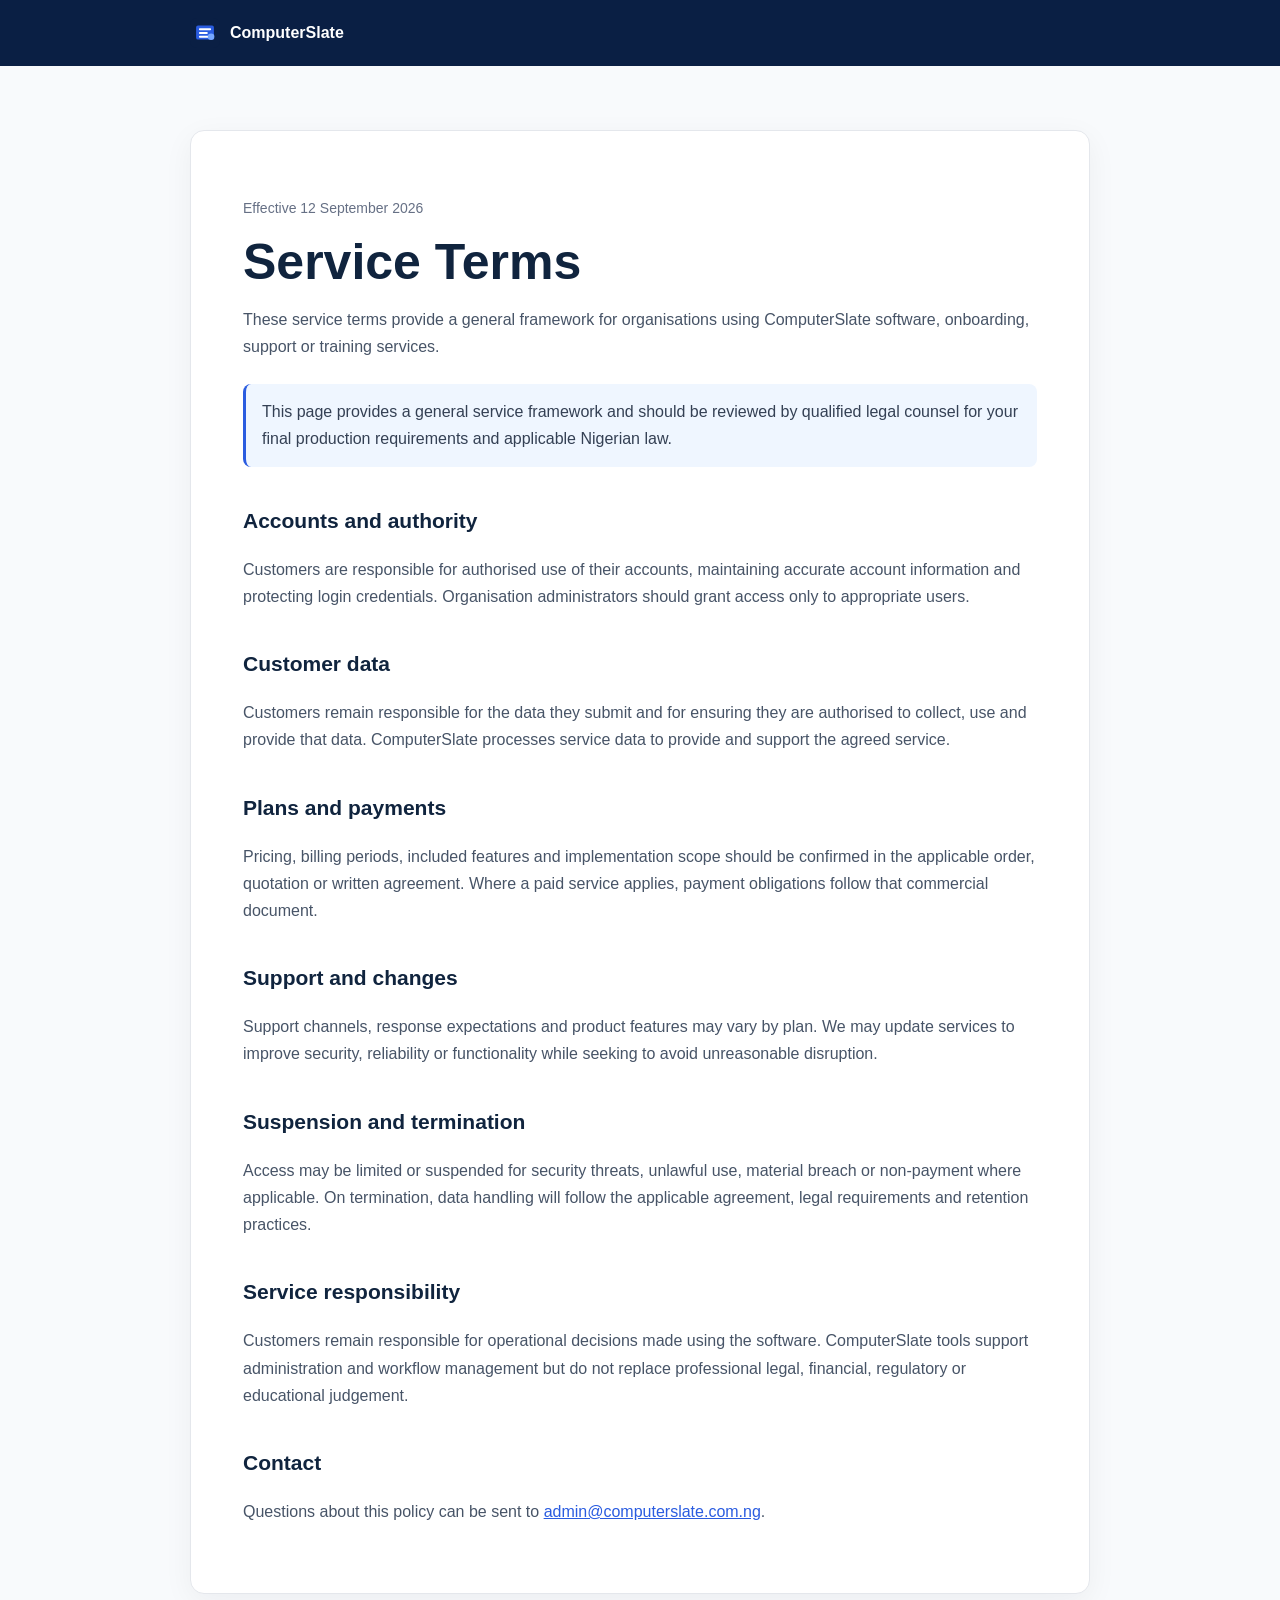
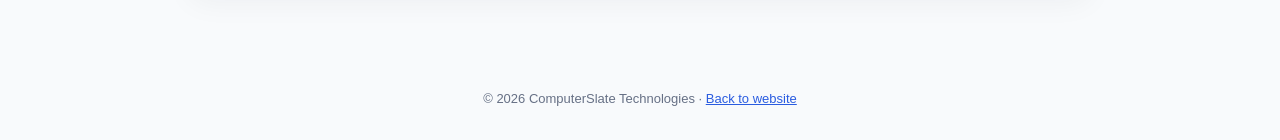
<file: service-terms.html>
<!doctype html><html lang="en"><head><meta charset="utf-8"><meta name="viewport" content="width=device-width,initial-scale=1"><title>Service Terms | ComputerSlate</title><meta name="description" content="Service Terms for ComputerSlate"><meta name="robots" content="index,follow"><style>:root{--navy:#0A1F44;--blue:#2A5CE0;--muted:#667085;--border:#e4e7ec}*{box-sizing:border-box}body{margin:0;font-family:Inter,Arial,sans-serif;color:#172033;background:#f8fafc;line-height:1.7}header{background:var(--navy);color:#fff;padding:18px 0}.wrap{width:min(900px,calc(100% - 32px));margin:auto}.brand{display:flex;align-items:center;gap:10px;color:#fff;text-decoration:none;font-weight:800}.brand svg{width:30px;height:30px}main{padding:64px 0}.paper{background:#fff;border:1px solid var(--border);border-radius:14px;padding:clamp(24px,5vw,52px);box-shadow:0 8px 30px rgba(16,24,40,.05)}h1{font-size:clamp(32px,5vw,50px);line-height:1.1;color:#10243e;margin:0 0 10px}h2{margin-top:36px;color:#10243e;font-size:21px}p{color:#475467}a{color:var(--blue)}.meta{color:var(--muted);font-size:14px}.notice{padding:14px 16px;background:#eff6ff;border-left:3px solid var(--blue);border-radius:8px;color:#344054;margin:24px 0}footer{padding:30px 0;color:var(--muted);font-size:13px;text-align:center}@media(max-width:600px){main{padding:28px 0}.paper{border-radius:10px;padding:24px 20px}}</style></head><body><header><div class="wrap"><a class="brand" href="index.html"><svg viewBox="0 0 64 64" aria-hidden="true" xmlns="http://www.w3.org/2000/svg"><rect width="64" height="64" rx="15" fill="#0A1F44"/><path d="M17 16h30a4 4 0 014 4v22a4 4 0 01-4 4H17a4 4 0 01-4-4V20a4 4 0 014-4Z" fill="#2A5CE0"/><path d="M21 24h22M21 32h15M21 40h18" stroke="#fff" stroke-width="4" stroke-linecap="round"/><circle cx="45" cy="40" r="7" fill="#76A7FF"/></svg><span>ComputerSlate</span></a></div></header><main><div class="wrap"><article class="paper"><p class="meta">Effective 12 September 2026</p><h1>Service Terms</h1><p>These service terms provide a general framework for organisations using ComputerSlate software, onboarding, support or training services.</p><div class="notice">This page provides a general service framework and should be reviewed by qualified legal counsel for your final production requirements and applicable Nigerian law.</div><h2>Accounts and authority</h2><p>Customers are responsible for authorised use of their accounts, maintaining accurate account information and protecting login credentials. Organisation administrators should grant access only to appropriate users.</p><h2>Customer data</h2><p>Customers remain responsible for the data they submit and for ensuring they are authorised to collect, use and provide that data. ComputerSlate processes service data to provide and support the agreed service.</p><h2>Plans and payments</h2><p>Pricing, billing periods, included features and implementation scope should be confirmed in the applicable order, quotation or written agreement. Where a paid service applies, payment obligations follow that commercial document.</p><h2>Support and changes</h2><p>Support channels, response expectations and product features may vary by plan. We may update services to improve security, reliability or functionality while seeking to avoid unreasonable disruption.</p><h2>Suspension and termination</h2><p>Access may be limited or suspended for security threats, unlawful use, material breach or non-payment where applicable. On termination, data handling will follow the applicable agreement, legal requirements and retention practices.</p><h2>Service responsibility</h2><p>Customers remain responsible for operational decisions made using the software. ComputerSlate tools support administration and workflow management but do not replace professional legal, financial, regulatory or educational judgement.</p><h2>Contact</h2><p>Questions about this policy can be sent to <a href="mailto:admin@computerslate.com.ng">admin@computerslate.com.ng</a>.</p></article></div></main><footer><div class="wrap">© 2026 ComputerSlate Technologies · <a href="index.html">Back to website</a></div></footer></body></html>
</file>
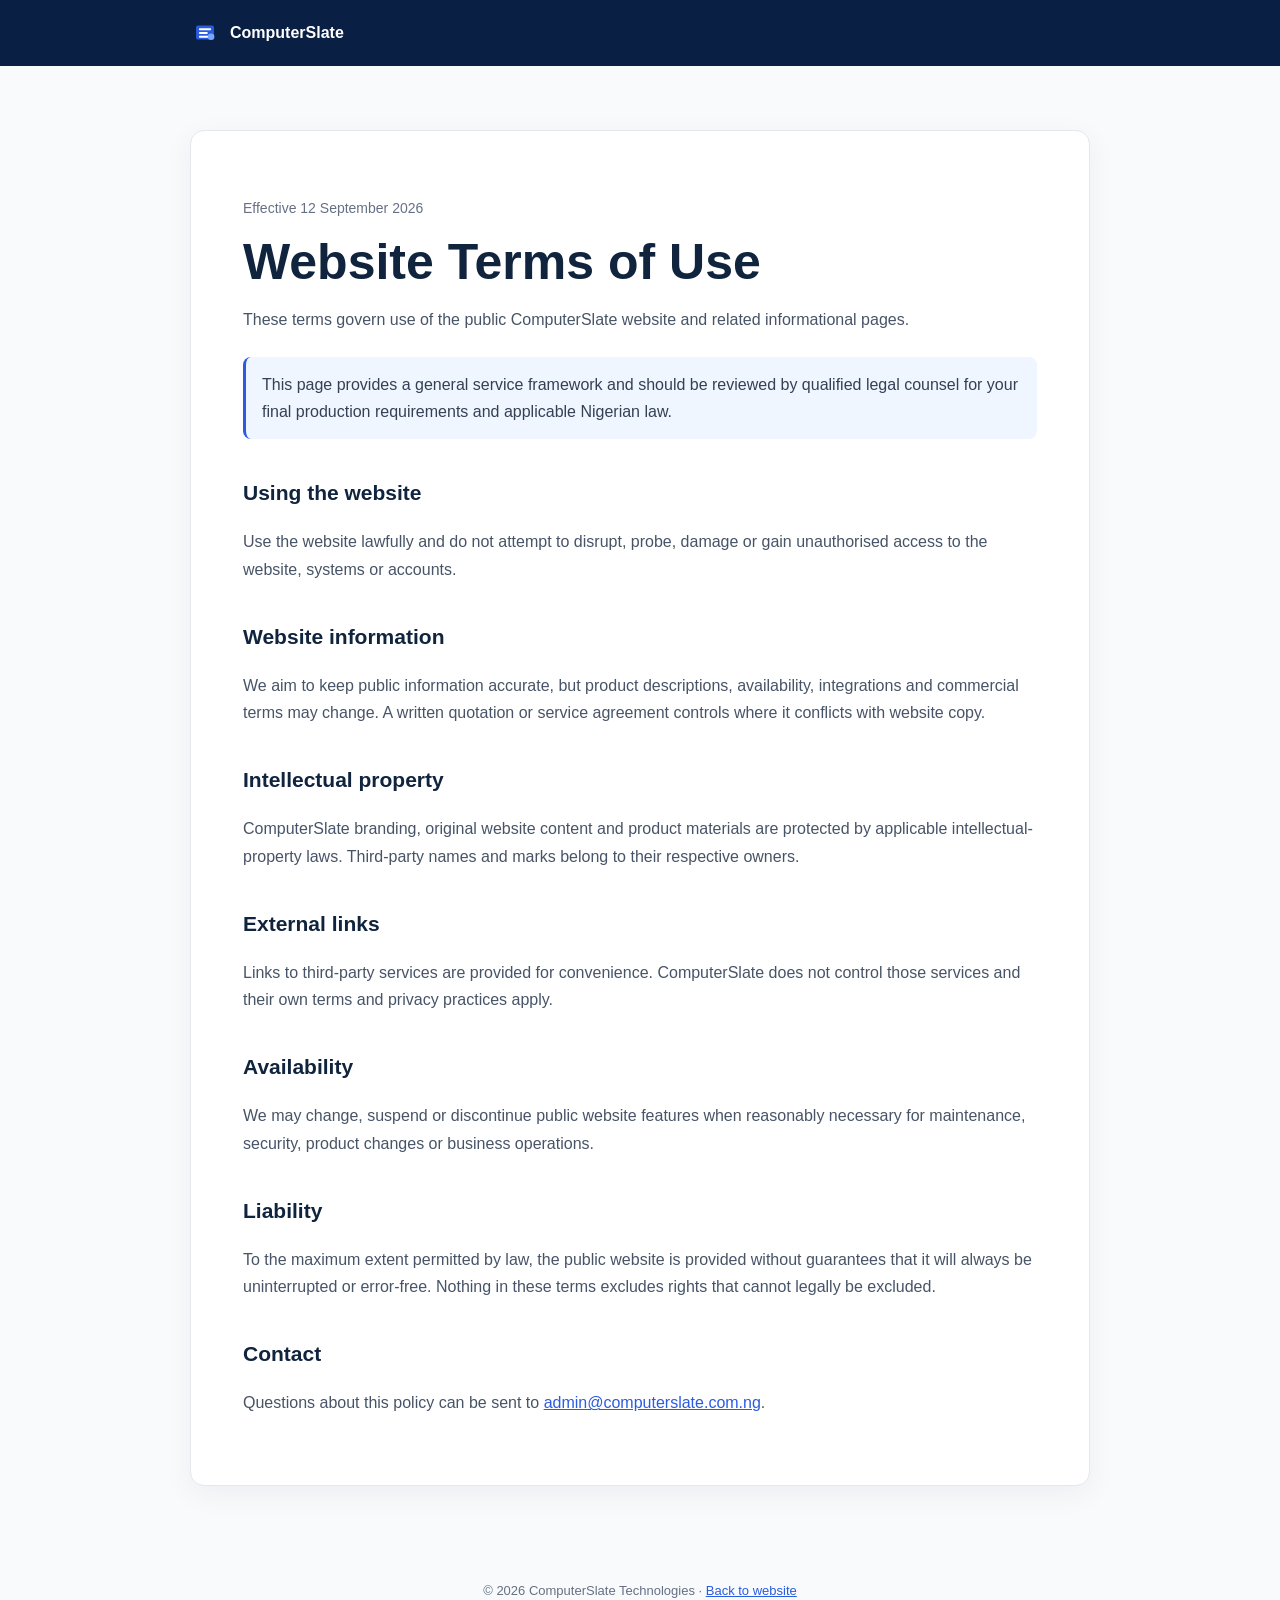
<file: terms.html>
<!doctype html><html lang="en"><head><meta charset="utf-8"><meta name="viewport" content="width=device-width,initial-scale=1"><title>Website Terms of Use | ComputerSlate</title><meta name="description" content="Website Terms of Use for ComputerSlate"><meta name="robots" content="index,follow"><style>:root{--navy:#0A1F44;--blue:#2A5CE0;--muted:#667085;--border:#e4e7ec}*{box-sizing:border-box}body{margin:0;font-family:Inter,Arial,sans-serif;color:#172033;background:#f8fafc;line-height:1.7}header{background:var(--navy);color:#fff;padding:18px 0}.wrap{width:min(900px,calc(100% - 32px));margin:auto}.brand{display:flex;align-items:center;gap:10px;color:#fff;text-decoration:none;font-weight:800}.brand svg{width:30px;height:30px}main{padding:64px 0}.paper{background:#fff;border:1px solid var(--border);border-radius:14px;padding:clamp(24px,5vw,52px);box-shadow:0 8px 30px rgba(16,24,40,.05)}h1{font-size:clamp(32px,5vw,50px);line-height:1.1;color:#10243e;margin:0 0 10px}h2{margin-top:36px;color:#10243e;font-size:21px}p{color:#475467}a{color:var(--blue)}.meta{color:var(--muted);font-size:14px}.notice{padding:14px 16px;background:#eff6ff;border-left:3px solid var(--blue);border-radius:8px;color:#344054;margin:24px 0}footer{padding:30px 0;color:var(--muted);font-size:13px;text-align:center}@media(max-width:600px){main{padding:28px 0}.paper{border-radius:10px;padding:24px 20px}}</style></head><body><header><div class="wrap"><a class="brand" href="index.html"><svg viewBox="0 0 64 64" aria-hidden="true" xmlns="http://www.w3.org/2000/svg"><rect width="64" height="64" rx="15" fill="#0A1F44"/><path d="M17 16h30a4 4 0 014 4v22a4 4 0 01-4 4H17a4 4 0 01-4-4V20a4 4 0 014-4Z" fill="#2A5CE0"/><path d="M21 24h22M21 32h15M21 40h18" stroke="#fff" stroke-width="4" stroke-linecap="round"/><circle cx="45" cy="40" r="7" fill="#76A7FF"/></svg><span>ComputerSlate</span></a></div></header><main><div class="wrap"><article class="paper"><p class="meta">Effective 12 September 2026</p><h1>Website Terms of Use</h1><p>These terms govern use of the public ComputerSlate website and related informational pages.</p><div class="notice">This page provides a general service framework and should be reviewed by qualified legal counsel for your final production requirements and applicable Nigerian law.</div><h2>Using the website</h2><p>Use the website lawfully and do not attempt to disrupt, probe, damage or gain unauthorised access to the website, systems or accounts.</p><h2>Website information</h2><p>We aim to keep public information accurate, but product descriptions, availability, integrations and commercial terms may change. A written quotation or service agreement controls where it conflicts with website copy.</p><h2>Intellectual property</h2><p>ComputerSlate branding, original website content and product materials are protected by applicable intellectual-property laws. Third-party names and marks belong to their respective owners.</p><h2>External links</h2><p>Links to third-party services are provided for convenience. ComputerSlate does not control those services and their own terms and privacy practices apply.</p><h2>Availability</h2><p>We may change, suspend or discontinue public website features when reasonably necessary for maintenance, security, product changes or business operations.</p><h2>Liability</h2><p>To the maximum extent permitted by law, the public website is provided without guarantees that it will always be uninterrupted or error-free. Nothing in these terms excludes rights that cannot legally be excluded.</p><h2>Contact</h2><p>Questions about this policy can be sent to <a href="mailto:admin@computerslate.com.ng">admin@computerslate.com.ng</a>.</p></article></div></main><footer><div class="wrap">© 2026 ComputerSlate Technologies · <a href="index.html">Back to website</a></div></footer></body></html>
</file>
